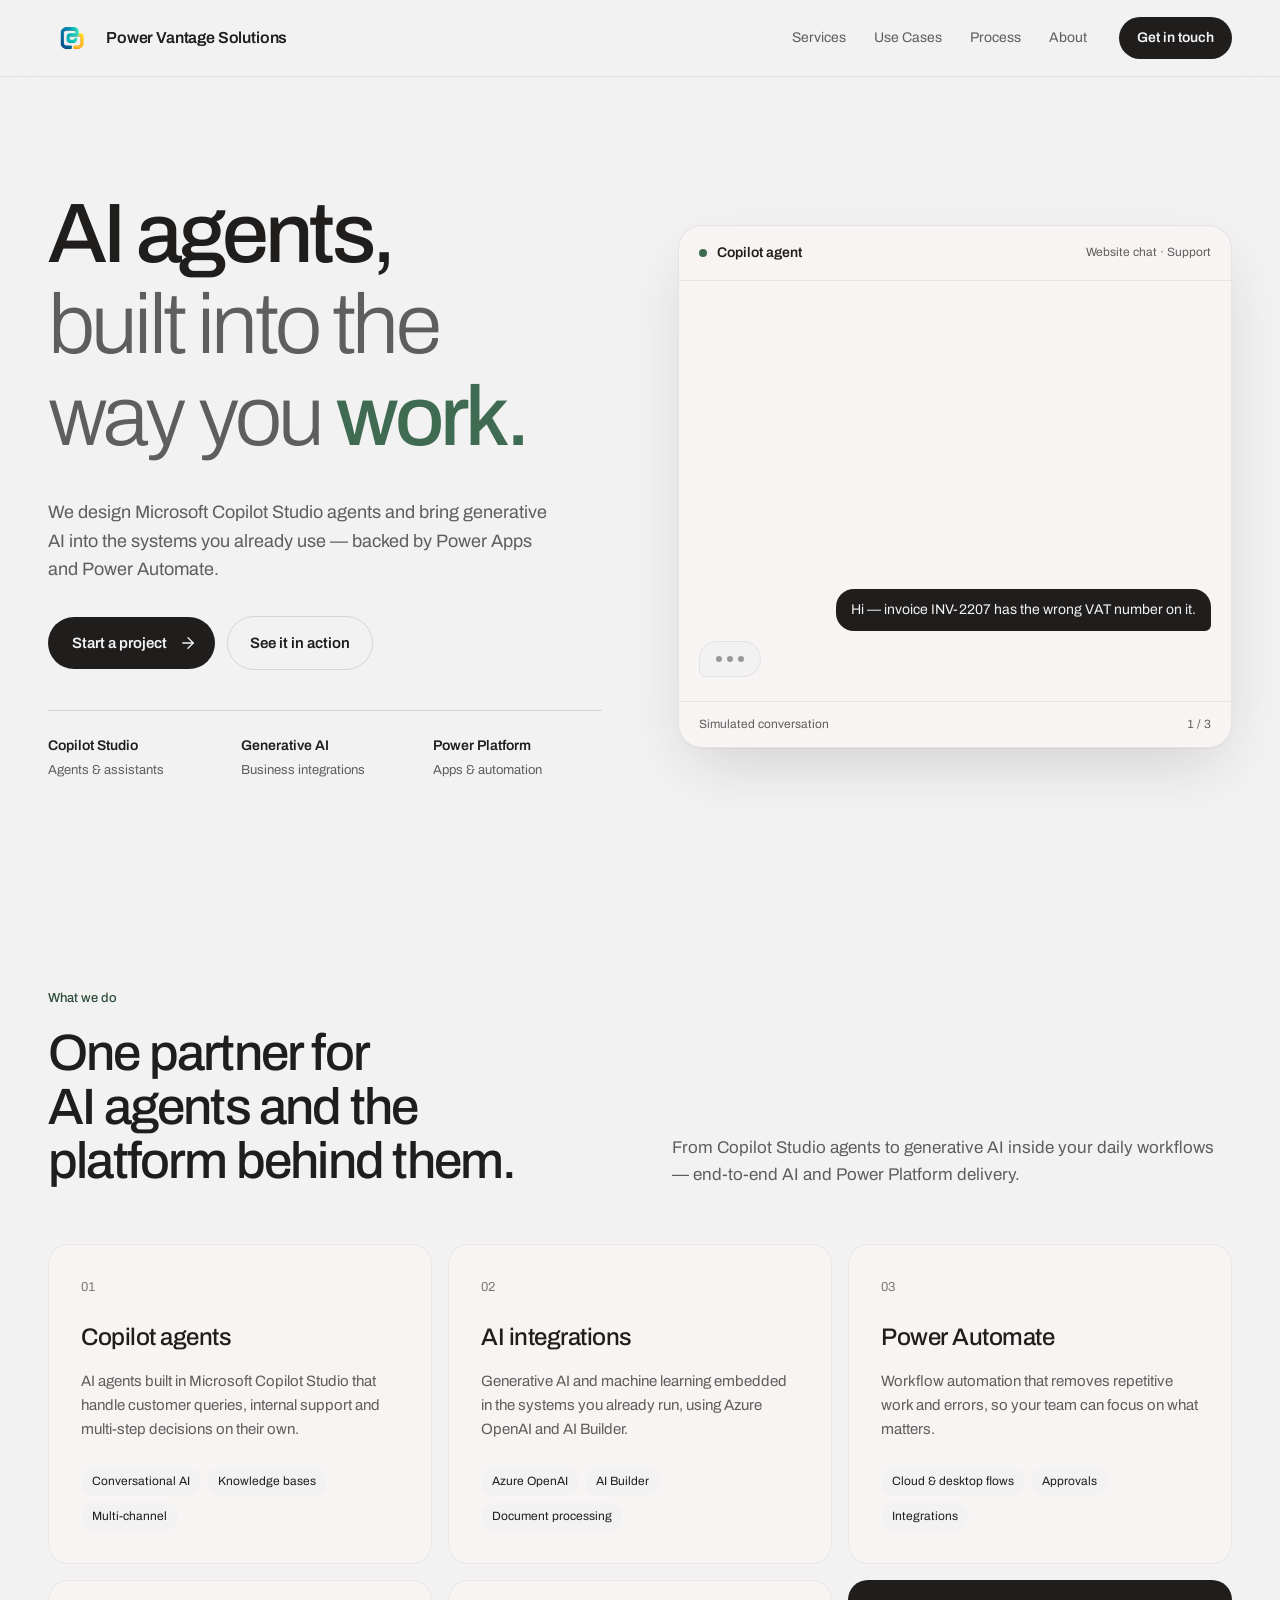
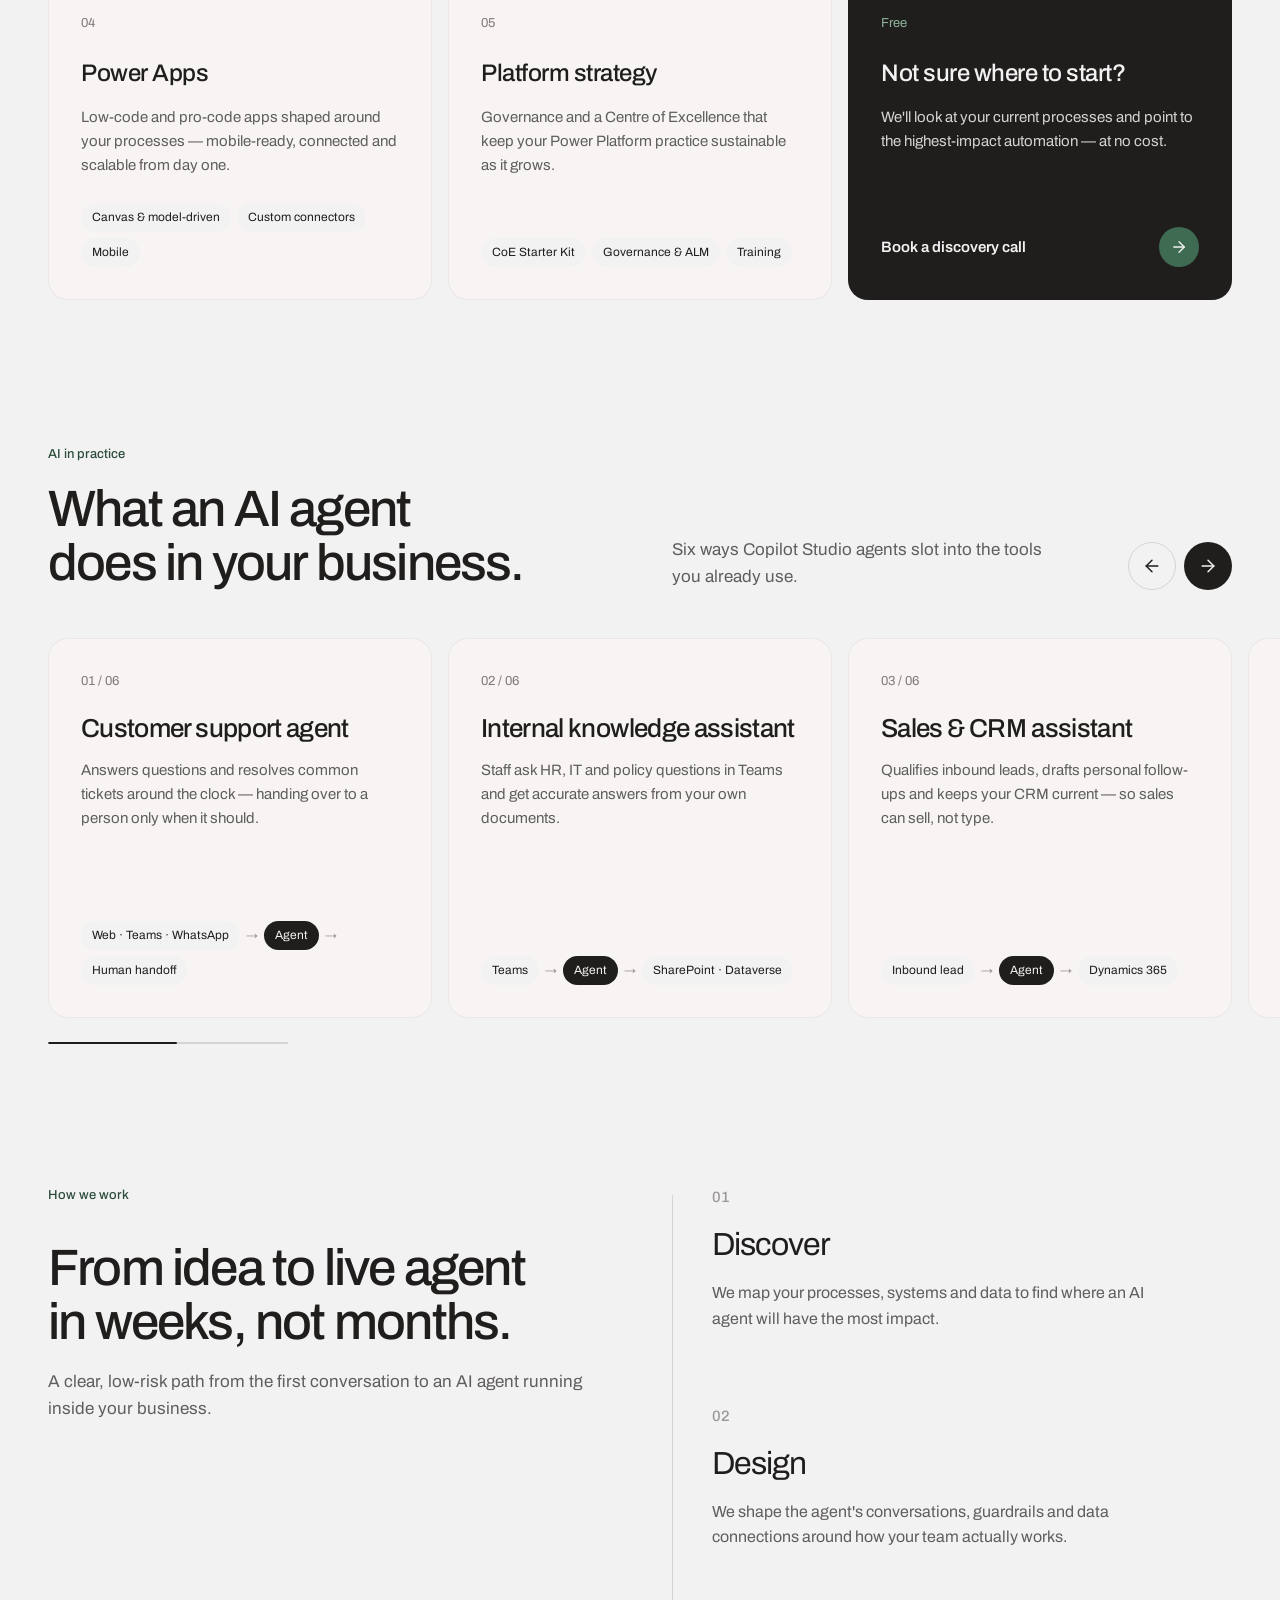
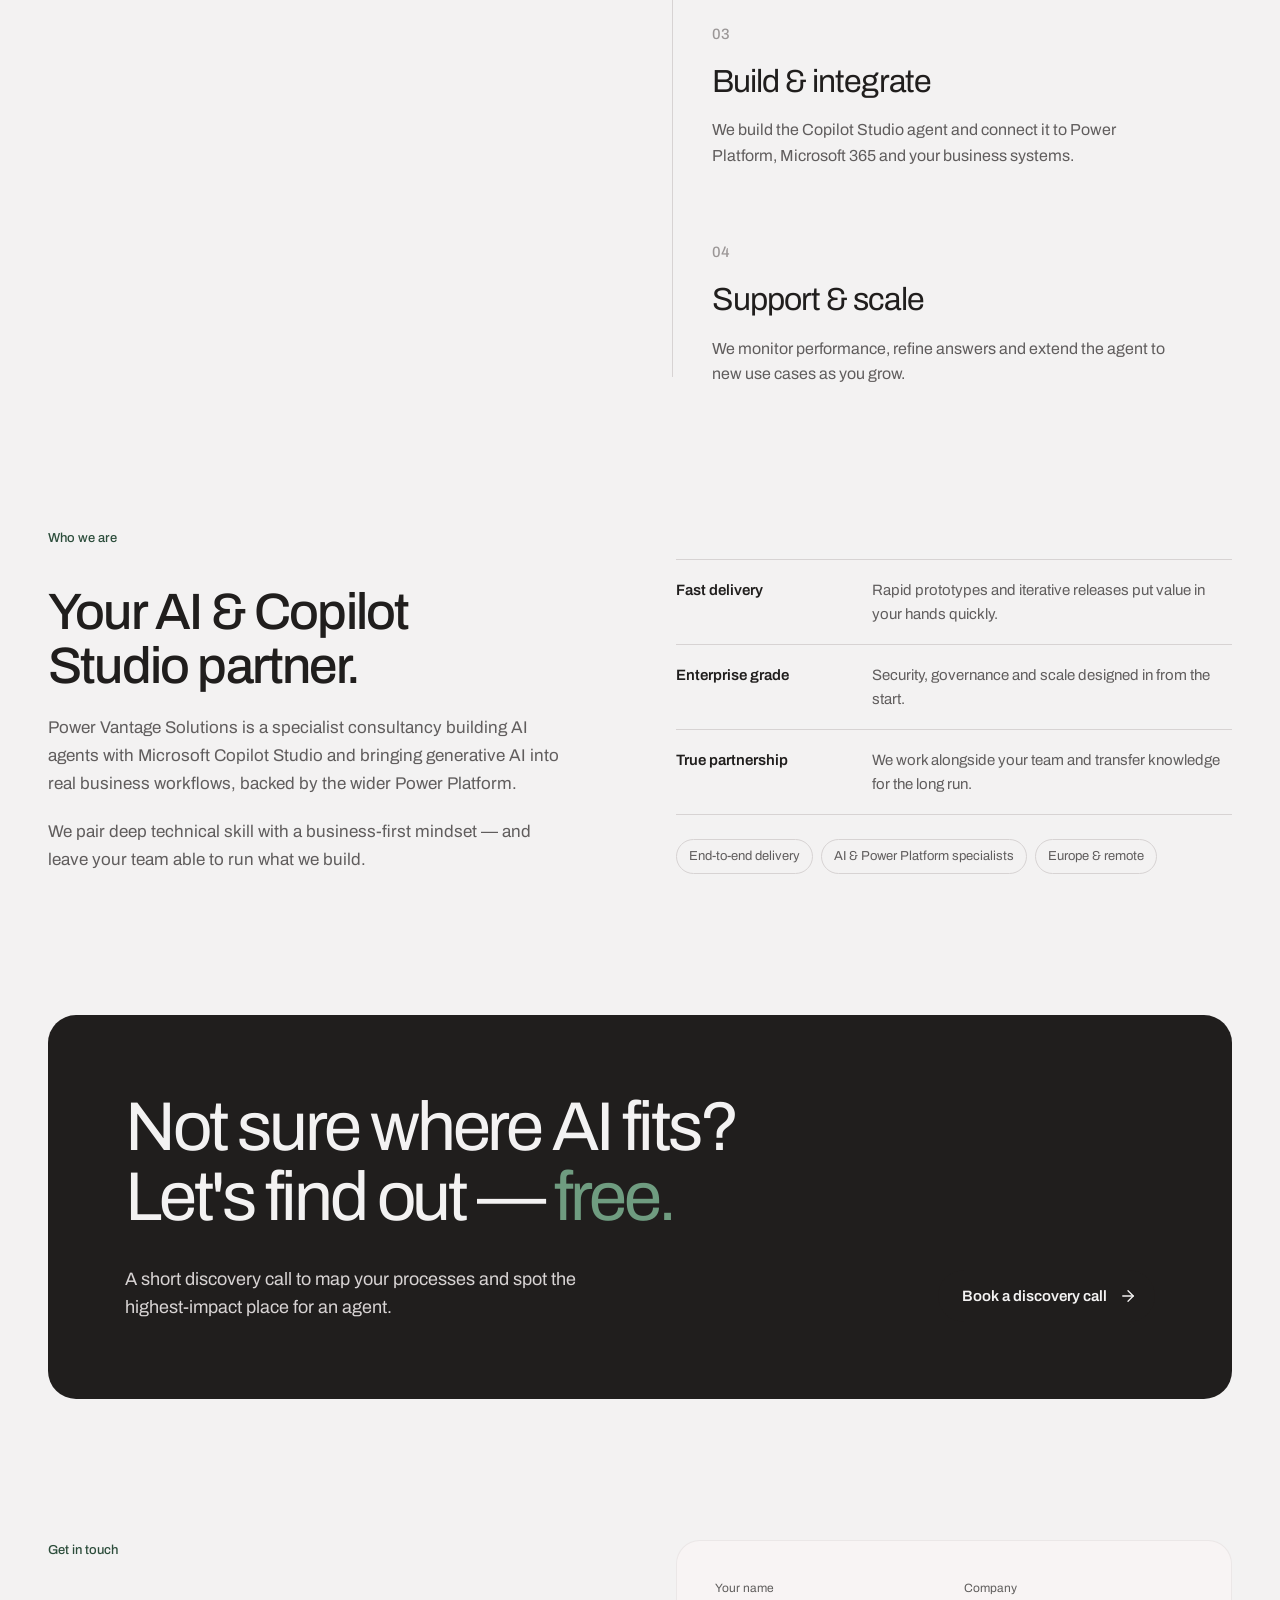
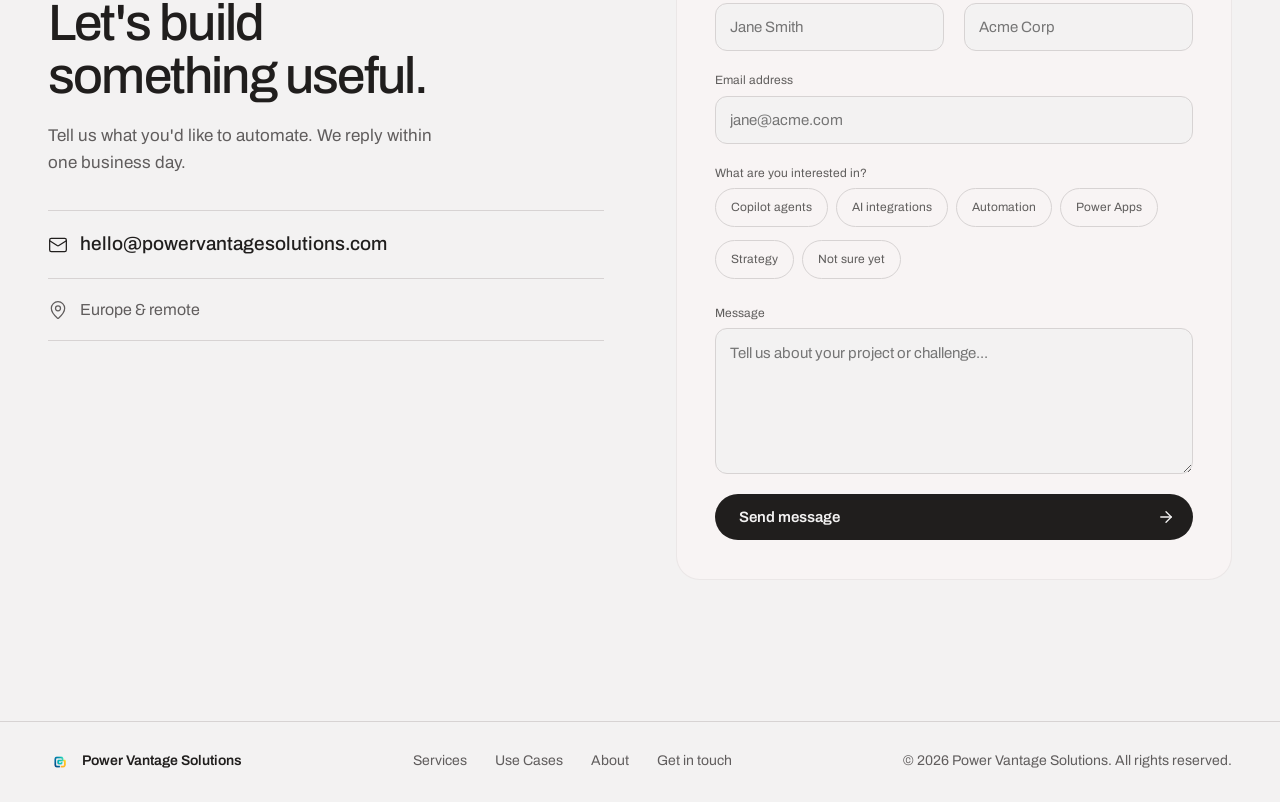
<file: index.html>
<!DOCTYPE html>
<html lang="en">
<head>
  <meta charset="UTF-8" />
  <meta name="viewport" content="width=device-width, initial-scale=1.0" />
  <title>Power Vantage Solutions — AI Agents &amp; Copilot Studio Consultancy</title>
  <meta name="description" content="Power Vantage Solutions builds AI agents with Microsoft Copilot Studio and integrates generative AI into real business workflows — backed by Power Apps and Power Automate delivery for businesses across Europe and remotely." />
  <link rel="canonical" href="https://powervantagesolutions.com/" />

  <link rel="icon" href="/favicon.ico" sizes="any" />
  <link rel="apple-touch-icon" href="/apple-touch-icon.png" />

  <meta property="og:type" content="website" />
  <meta property="og:site_name" content="Power Vantage Solutions" />
  <meta property="og:url" content="https://powervantagesolutions.com/" />
  <meta property="og:title" content="Power Vantage Solutions — AI Agents &amp; Copilot Studio Consultancy" />
  <meta property="og:description" content="We build Copilot Studio AI agents and integrate generative AI into your business — from customer support and internal knowledge assistants to document automation — powered by the Microsoft Power Platform." />
  <meta property="og:image" content="https://powervantagesolutions.com/og-image.png" />
  <meta property="og:image:width" content="512" />
  <meta property="og:image:height" content="512" />
  <meta property="og:locale" content="en_US" />

  <meta name="twitter:card" content="summary" />
  <meta name="twitter:title" content="Power Vantage Solutions — AI Agents &amp; Copilot Studio Consultancy" />
  <meta name="twitter:description" content="We build Copilot Studio AI agents and integrate generative AI into your business — from customer support and internal knowledge assistants to document automation — powered by the Microsoft Power Platform." />
  <meta name="twitter:image" content="https://powervantagesolutions.com/og-image.png" />

  <link rel="preconnect" href="https://fonts.googleapis.com" />
  <link rel="preconnect" href="https://fonts.gstatic.com" crossorigin />
  <link href="https://fonts.googleapis.com/css2?family=Archivo:wght@300;400;500;600;700;800&display=swap" rel="stylesheet" />
  <link rel="stylesheet" href="style.css?v=8" />

  <script type="application/ld+json">
  {
    "@context": "https://schema.org",
    "@type": "ProfessionalService",
    "name": "Power Vantage Solutions",
    "url": "https://powervantagesolutions.com/",
    "logo": "https://powervantagesolutions.com/logo.png",
    "image": "https://powervantagesolutions.com/logo.png",
    "description": "Power Vantage Solutions is a specialist consultancy building Copilot Studio AI agents and integrating generative AI into business workflows — from custom apps and automated processes to AI Builder document processing and Power Platform governance strategy.",
    "email": "hello@powervantagesolutions.com",
    "areaServed": ["Europe", "Remote"],
    "makesOffer": [
      { "@type": "Offer", "itemOffered": { "@type": "Service", "name": "Copilot Studio AI Agents" } },
      { "@type": "Offer", "itemOffered": { "@type": "Service", "name": "AI Integrations" } },
      { "@type": "Offer", "itemOffered": { "@type": "Service", "name": "Power Automate Workflow Automation" } },
      { "@type": "Offer", "itemOffered": { "@type": "Service", "name": "Power Apps Development" } },
      { "@type": "Offer", "itemOffered": { "@type": "Service", "name": "Power Platform Strategy & Governance" } }
    ]
  }
  </script>
</head>
<body>

  <!-- ================= HEADER / NAV ================= -->
  <header class="site-header" id="siteHeader">
    <nav class="nav">
      <a href="#top" class="nav-brand">
        <img src="logo.png" alt="" class="nav-logo-img" />
        <span>Power Vantage Solutions</span>
      </a>
      <div class="nav-links">
        <a href="#services">Services</a>
        <a href="#use-cases">Use Cases</a>
        <a href="#process">Process</a>
        <a href="#about">About</a>
      </div>
      <div class="nav-actions">
        <a href="#contact" class="btn-pill-dark">Get in touch</a>
        <button class="nav-toggle" aria-label="Toggle menu" onclick="toggleMenu()">
          <span></span><span></span><span></span>
        </button>
      </div>
    </nav>
    <div class="nav-mobile" id="navMobile">
      <a href="#services" onclick="closeMenu()">Services</a>
      <a href="#use-cases" onclick="closeMenu()">Use Cases</a>
      <a href="#process" onclick="closeMenu()">Process</a>
      <a href="#about" onclick="closeMenu()">About</a>
      <a href="#contact" onclick="closeMenu()">Get in touch</a>
    </div>
    <div class="nav-progress" id="navProgress"></div>
  </header>

  <main id="top">

    <!-- ================= HERO ================= -->
    <section class="hero">
      <div class="hero-grid">
        <div class="hero-copy">
          <h1 class="hero-title">
            <span class="line-mask"><span class="line" data-line="1">AI agents,</span></span>
            <span class="line-mask"><span class="line line--light" data-line="2">built into the</span></span>
            <span class="line-mask"><span class="line" data-line="3"><span class="line--light">way you </span><span class="accent">work.</span></span></span>
          </h1>
          <p class="hero-sub" data-fade="1">We design Microsoft Copilot Studio agents and bring generative AI into the systems you already use — backed by Power Apps and Power Automate.</p>
          <div class="hero-actions" data-fade="2">
            <a href="#contact" class="btn btn-primary"><span>Start a project</span>
              <svg width="18" height="18" viewBox="0 0 24 24" fill="none" stroke="currentColor" stroke-width="1.75" stroke-linecap="round" stroke-linejoin="round"><path d="M5 12h14"/><path d="m12 5 7 7-7 7"/></svg>
            </a>
            <a href="#use-cases" class="btn btn-outline">See it in action</a>
          </div>
          <div class="hero-stats" data-fade="3">
            <div class="hero-stat"><span class="stat-title">Copilot Studio</span><span class="stat-caption">Agents &amp; assistants</span></div>
            <div class="hero-stat"><span class="stat-title">Generative AI</span><span class="stat-caption">Business integrations</span></div>
            <div class="hero-stat"><span class="stat-title">Power Platform</span><span class="stat-caption">Apps &amp; automation</span></div>
          </div>
        </div>

        <div class="chat-card" data-fade="2" aria-hidden="true">
          <div class="chat-head">
            <span class="chat-dot" id="chatDot"></span>
            <span class="chat-title">Copilot agent</span>
            <span class="chat-channel" id="chatChannel"></span>
          </div>
          <div class="chat-body" id="chatBody"></div>
          <div class="chat-foot">
            <span>Simulated conversation</span>
            <span id="chatScenario">1 / 3</span>
          </div>
        </div>
      </div>
    </section>

    <!-- ================= SERVICES ================= -->
    <section class="section" id="services">
      <div class="section-head">
        <div data-reveal>
          <span class="tag">What we do</span>
          <h2 class="h-title">One partner for AI agents and the platform behind them.</h2>
        </div>
        <p class="section-sub" data-reveal="80">From Copilot Studio agents to generative AI inside your daily workflows — end-to-end AI and Power Platform delivery.</p>
      </div>

      <div class="services-grid">
        <article class="card" data-reveal>
          <span class="card-num">01</span>
          <h3>Copilot agents</h3>
          <p>AI agents built in Microsoft Copilot Studio that handle customer queries, internal support and multi-step decisions on their own.</p>
          <div class="chips">
            <span>Conversational AI</span>
            <span>Knowledge bases</span>
            <span>Multi-channel</span>
          </div>
        </article>
        <article class="card" data-reveal="70">
          <span class="card-num">02</span>
          <h3>AI integrations</h3>
          <p>Generative AI and machine learning embedded in the systems you already run, using Azure OpenAI and AI Builder.</p>
          <div class="chips">
            <span>Azure OpenAI</span>
            <span>AI Builder</span>
            <span>Document processing</span>
          </div>
        </article>
        <article class="card" data-reveal="140">
          <span class="card-num">03</span>
          <h3>Power Automate</h3>
          <p>Workflow automation that removes repetitive work and errors, so your team can focus on what matters.</p>
          <div class="chips">
            <span>Cloud &amp; desktop flows</span>
            <span>Approvals</span>
            <span>Integrations</span>
          </div>
        </article>
        <article class="card" data-reveal>
          <span class="card-num">04</span>
          <h3>Power Apps</h3>
          <p>Low-code and pro-code apps shaped around your processes — mobile-ready, connected and scalable from day one.</p>
          <div class="chips">
            <span>Canvas &amp; model-driven</span>
            <span>Custom connectors</span>
            <span>Mobile</span>
          </div>
        </article>
        <article class="card" data-reveal="70">
          <span class="card-num">05</span>
          <h3>Platform strategy</h3>
          <p>Governance and a Centre of Excellence that keep your Power Platform practice sustainable as it grows.</p>
          <div class="chips">
            <span>CoE Starter Kit</span>
            <span>Governance &amp; ALM</span>
            <span>Training</span>
          </div>
        </article>
        <a href="#contact" class="card card--dark" data-reveal="140">
          <span class="card-flag">Free</span>
          <h3>Not sure where to start?</h3>
          <p>We'll look at your current processes and point to the highest-impact automation — at no cost.</p>
          <span class="card-cta">
            <span>Book a discovery call</span>
            <span class="card-cta-icon">
              <svg width="18" height="18" viewBox="0 0 24 24" fill="none" stroke="currentColor" stroke-width="1.75" stroke-linecap="round" stroke-linejoin="round"><path d="M5 12h14"/><path d="m12 5 7 7-7 7"/></svg>
            </span>
          </span>
        </a>
      </div>
    </section>

    <!-- ================= USE CASES ================= -->
    <section class="section" id="use-cases">
      <div class="section-head section-head--split">
        <div data-reveal>
          <span class="tag">AI in practice</span>
          <h2 class="h-title">What an AI agent does in your business.</h2>
        </div>
        <div class="section-head-right" data-reveal="80">
          <p class="section-sub section-sub--sm">Six ways Copilot Studio agents slot into the tools you already use.</p>
          <div class="carousel-nav">
            <button class="round-btn" id="ucPrev" aria-label="Previous">
              <svg width="20" height="20" viewBox="0 0 24 24" fill="none" stroke="currentColor" stroke-width="1.75" stroke-linecap="round" stroke-linejoin="round"><path d="m12 19-7-7 7-7"/><path d="M19 12H5"/></svg>
            </button>
            <button class="round-btn round-btn--dark" id="ucNext" aria-label="Next">
              <svg width="20" height="20" viewBox="0 0 24 24" fill="none" stroke="currentColor" stroke-width="1.75" stroke-linecap="round" stroke-linejoin="round"><path d="M5 12h14"/><path d="m12 5 7 7-7 7"/></svg>
            </button>
          </div>
        </div>
      </div>

      <div class="carousel" id="ucCarousel" data-reveal>
        <div class="carousel-track" id="ucTrack">
          <article class="uc-card">
            <span class="card-num">01 / 06</span>
            <h3>Customer support agent</h3>
            <p>Answers questions and resolves common tickets around the clock — handing over to a person only when it should.</p>
            <div class="flow"><span>Web · Teams · WhatsApp</span><span class="flow-arrow">→</span><span class="flow-mid">Agent</span><span class="flow-arrow">→</span><span>Human handoff</span></div>
          </article>
          <article class="uc-card">
            <span class="card-num">02 / 06</span>
            <h3>Internal knowledge assistant</h3>
            <p>Staff ask HR, IT and policy questions in Teams and get accurate answers from your own documents.</p>
            <div class="flow"><span>Teams</span><span class="flow-arrow">→</span><span class="flow-mid">Agent</span><span class="flow-arrow">→</span><span>SharePoint · Dataverse</span></div>
          </article>
          <article class="uc-card">
            <span class="card-num">03 / 06</span>
            <h3>Sales &amp; CRM assistant</h3>
            <p>Qualifies inbound leads, drafts personal follow-ups and keeps your CRM current — so sales can sell, not type.</p>
            <div class="flow"><span>Inbound lead</span><span class="flow-arrow">→</span><span class="flow-mid">Agent</span><span class="flow-arrow">→</span><span>Dynamics 365</span></div>
          </article>
          <article class="uc-card">
            <span class="card-num">04 / 06</span>
            <h3>Document &amp; invoice processing</h3>
            <p>Reads invoices, contracts and forms, extracts what matters and routes it into finance or ERP automatically.</p>
            <div class="flow"><span>PDF · Email</span><span class="flow-arrow">→</span><span class="flow-mid">AI Builder</span><span class="flow-arrow">→</span><span>ERP</span></div>
          </article>
          <article class="uc-card">
            <span class="card-num">05 / 06</span>
            <h3>Meeting &amp; reporting insights</h3>
            <p>Summarises meetings and turns Power BI data into plain-language reports your team can act on — no analyst needed.</p>
            <div class="flow"><span>Meetings · Power BI</span><span class="flow-arrow">→</span><span class="flow-mid">Gen AI</span><span class="flow-arrow">→</span><span>Clear report</span></div>
          </article>
          <article class="uc-card">
            <span class="card-num">06 / 06</span>
            <h3>Employee onboarding agent</h3>
            <p>Guides new hires through setup and policy questions while Power Automate provisions accounts, access and equipment.</p>
            <div class="flow"><span>New hire</span><span class="flow-arrow">→</span><span class="flow-mid">Agent</span><span class="flow-arrow">→</span><span>Accounts · Access</span></div>
          </article>
        </div>
      </div>
      <div class="carousel-rail"><div class="carousel-thumb" id="ucThumb"></div></div>
    </section>

    <!-- ================= PROCESS ================= -->
    <section class="section" id="process">
      <div class="process-grid">
        <div class="process-intro">
          <span class="tag" data-reveal>How we work</span>
          <h2 class="h-title" data-reveal="60">From idea to live agent in weeks, not months.</h2>
          <p class="section-sub" data-reveal="120">A clear, low-risk path from the first conversation to an AI agent running inside your business.</p>
        </div>
        <ol class="process-steps" id="processSteps">
          <span class="process-line"></span>
          <span class="process-line-fill" id="processFill"></span>
          <li data-reveal>
            <span class="step-num" data-step="1">01</span>
            <h3>Discover</h3>
            <p>We map your processes, systems and data to find where an AI agent will have the most impact.</p>
          </li>
          <li data-reveal>
            <span class="step-num" data-step="2">02</span>
            <h3>Design</h3>
            <p>We shape the agent's conversations, guardrails and data connections around how your team actually works.</p>
          </li>
          <li data-reveal>
            <span class="step-num" data-step="3">03</span>
            <h3>Build &amp; integrate</h3>
            <p>We build the Copilot Studio agent and connect it to Power Platform, Microsoft 365 and your business systems.</p>
          </li>
          <li data-reveal>
            <span class="step-num" data-step="4">04</span>
            <h3>Support &amp; scale</h3>
            <p>We monitor performance, refine answers and extend the agent to new use cases as you grow.</p>
          </li>
        </ol>
      </div>
    </section>

    <!-- ================= ABOUT ================= -->
    <section class="section" id="about">
      <div class="about-grid">
        <div class="about-intro">
          <span class="tag" data-reveal>Who we are</span>
          <h2 class="h-title" data-reveal="60">Your AI &amp; Copilot Studio partner.</h2>
          <p class="section-sub" data-reveal="120">Power Vantage Solutions is a specialist consultancy building AI agents with Microsoft Copilot Studio and bringing generative AI into real business workflows, backed by the wider Power Platform.</p>
          <p class="section-sub" data-reveal="160">We pair deep technical skill with a business-first mindset — and leave your team able to run what we build.</p>
        </div>
        <div class="about-side">
          <div class="about-pillars" data-reveal="100">
            <div class="about-pillar"><strong>Fast delivery</strong><span>Rapid prototypes and iterative releases put value in your hands quickly.</span></div>
            <div class="about-pillar"><strong>Enterprise grade</strong><span>Security, governance and scale designed in from the start.</span></div>
            <div class="about-pillar"><strong>True partnership</strong><span>We work alongside your team and transfer knowledge for the long run.</span></div>
          </div>
          <div class="about-chips" data-reveal="240">
            <span>End-to-end delivery</span>
            <span>AI &amp; Power Platform specialists</span>
            <span>Europe &amp; remote</span>
          </div>
        </div>
      </div>
    </section>

    <!-- ================= CTA BANNER ================= -->
    <section class="section">
      <div class="cta-banner" data-reveal>
        <h2><span>Not sure where AI fits? Let's find out — </span><span class="accent">free.</span></h2>
        <div class="cta-banner-row">
          <p>A short discovery call to map your processes and spot the highest-impact place for an agent.</p>
          <a href="#contact" class="btn btn-primary">
            <span>Book a discovery call</span>
            <svg width="18" height="18" viewBox="0 0 24 24" fill="none" stroke="currentColor" stroke-width="1.75" stroke-linecap="round" stroke-linejoin="round"><path d="M5 12h14"/><path d="m12 5 7 7-7 7"/></svg>
          </a>
        </div>
      </div>
    </section>

    <!-- ================= CONTACT ================= -->
    <section class="section" id="contact">
      <div class="contact-grid">
        <div class="contact-info">
          <span class="tag" data-reveal>Get in touch</span>
          <h2 class="h-title" data-reveal="60">Let's build something useful.</h2>
          <p class="section-sub" data-reveal="120">Tell us what you'd like to automate. We reply within one business day.</p>
          <div class="contact-rows" data-reveal="160">
            <a href="mailto:hello@powervantagesolutions.com" class="contact-row">
              <svg width="20" height="20" viewBox="0 0 24 24" fill="none" stroke="currentColor" stroke-width="1.5" stroke-linecap="round" stroke-linejoin="round"><rect width="20" height="16" x="2" y="4" rx="2"/><path d="m22 7-8.97 5.7a1.94 1.94 0 0 1-2.06 0L2 7"/></svg>
              <span>hello@powervantagesolutions.com</span>
            </a>
            <div class="contact-row contact-row--static">
              <svg width="20" height="20" viewBox="0 0 24 24" fill="none" stroke="currentColor" stroke-width="1.5" stroke-linecap="round" stroke-linejoin="round"><path d="M20 10c0 5-5.5 10.2-7.4 11.8a1 1 0 0 1-1.2 0C9.5 20.2 4 15 4 10a8 8 0 0 1 16 0"/><circle cx="12" cy="10" r="3"/></svg>
              <span>Europe &amp; remote</span>
            </div>
          </div>
        </div>

        <div class="contact-card" data-reveal="100">
          <form class="contact-form" id="contactForm" onsubmit="return handleSubmit(event)" novalidate>
            <div class="form-row">
              <div class="field">
                <label for="pv-name">Your name</label>
                <input id="pv-name" name="name" class="input" type="text" autocomplete="name" placeholder="Jane Smith" required />
                <span class="field-err" id="errName"></span>
              </div>
              <div class="field">
                <label for="pv-company">Company</label>
                <input id="pv-company" name="company" class="input" type="text" autocomplete="organization" placeholder="Acme Corp" />
              </div>
            </div>
            <div class="field">
              <label for="pv-email">Email address</label>
              <input id="pv-email" name="email" class="input" type="email" autocomplete="email" placeholder="jane@acme.com" required />
              <span class="field-err" id="errEmail"></span>
            </div>
            <div class="field">
              <label>What are you interested in?</label>
              <div class="seg-group" id="serviceGroup">
                <label class="seg-opt"><input type="radio" name="service" value="Copilot agents"><span>Copilot agents</span></label>
                <label class="seg-opt"><input type="radio" name="service" value="AI integrations"><span>AI integrations</span></label>
                <label class="seg-opt"><input type="radio" name="service" value="Automation"><span>Automation</span></label>
                <label class="seg-opt"><input type="radio" name="service" value="Power Apps"><span>Power Apps</span></label>
                <label class="seg-opt"><input type="radio" name="service" value="Strategy"><span>Strategy</span></label>
                <label class="seg-opt"><input type="radio" name="service" value="Not sure yet"><span>Not sure yet</span></label>
              </div>
            </div>
            <div class="field">
              <label for="pv-msg">Message</label>
              <textarea id="pv-msg" name="message" class="input" rows="5" placeholder="Tell us about your project or challenge..." required></textarea>
              <span class="field-err" id="errMessage"></span>
            </div>
            <button type="submit" class="btn btn-primary btn-full">
              <span class="btn-text">Send message</span>
              <svg width="18" height="18" viewBox="0 0 24 24" fill="none" stroke="currentColor" stroke-width="1.75" stroke-linecap="round" stroke-linejoin="round"><path d="M5 12h14"/><path d="m12 5 7 7-7 7"/></svg>
            </button>
          </form>

          <div class="contact-success" id="contactSuccess" hidden>
            <span class="success-icon">
              <svg width="24" height="24" viewBox="0 0 24 24" fill="none" stroke="currentColor" stroke-width="2" stroke-linecap="round" stroke-linejoin="round"><path d="M20 6 9 17l-5-5"/></svg>
            </span>
            <h3><span>Thanks,</span> <span id="successName"></span></h3>
            <p>We've got your message and will reply within one business day.</p>
            <button type="button" class="btn btn-outline" id="contactReset">Send another message</button>
          </div>
        </div>
      </div>
    </section>

  </main>

  <!-- ================= FOOTER ================= -->
  <footer class="footer">
    <div class="footer-inner">
      <div class="footer-brand">
        <img src="logo.png" alt="Power Vantage Solutions logo" />
        <span>Power Vantage Solutions</span>
      </div>
      <a href="#services">Services</a>
      <a href="#use-cases">Use Cases</a>
      <a href="#about">About</a>
      <a href="#contact">Get in touch</a>
      <span class="footer-copy">© 2026 Power Vantage Solutions. All rights reserved.</span>
    </div>
  </footer>

  <script src="translations.js?v=8"></script>
  <script src="script.js?v=8"></script>
</body>
</html>
</file>
<file: style.css>
/* ============================================================
   Power Vantage Solutions — Modernist redesign
   Archivo · editorial grid · sage accent · subtle motion
   ============================================================ */

:root {
  --bg: #f3f2f2;
  --surface: #eae9e9;
  --text: #201e1d;

  --neutral-100: #f8f4f4;
  --neutral-200: #eae7e7;
  --neutral-300: #d7d3d3;
  --neutral-400: #bab6b6;
  --neutral-500: #9b9797;
  --neutral-600: #7d7979;
  --neutral-700: #605d5d;
  --neutral-800: #444141;
  --neutral-900: #2d2b2b;

  /* accent — sage */
  --accent: #3f6b52;
  --accent-100: #eef4f0;
  --accent-400: #8fb39c;
  --accent-500: #6f9c80;
  --accent-600: #355c46;
  --accent-700: #2c4d3b;
  --accent-800: #1f3a2b;

  --font: 'Archivo', system-ui, sans-serif;
  --maxw: 1280px;
  --pad: clamp(20px, 4vw, 48px);
  --ease: cubic-bezier(.2,.8,.2,1);
}

* { box-sizing: border-box; }
html { scroll-behavior: smooth; scroll-padding-top: 84px; }
html, body { margin: 0; padding: 0; }
@media (prefers-reduced-motion: reduce) { html { scroll-behavior: auto; } }

body {
  background: var(--bg);
  color: var(--text);
  font-family: var(--font);
  font-size: 15px;
  line-height: 1.6;
  -webkit-font-smoothing: antialiased;
  text-rendering: optimizeLegibility;
  overflow-x: hidden;
}

a { color: var(--accent-700); text-decoration: none; }
a:hover { color: var(--accent-600); }
img { max-width: 100%; display: block; }
input, select, textarea, button { font-family: inherit; }

h1, h2, h3 { margin: 0; letter-spacing: -0.02em; font-weight: 500; }

.tag { display: inline-block; font-size: 13px; font-weight: 500; color: var(--accent-700); margin-bottom: 18px; }
.h-title { font-size: clamp(32px, 4vw, 52px); line-height: 1.05; letter-spacing: -0.035em; font-weight: 500; text-wrap: balance; margin: 0; }
.section-sub { font-size: 17px; line-height: 1.6; color: var(--neutral-700); margin: 0; }
.section-sub--sm { max-width: 380px; }
.accent { color: var(--accent); }

.section { max-width: var(--maxw); margin: 0 auto; padding: clamp(88px, 11vw, 152px) var(--pad) 0; }

/* ============================================================
   BUTTONS
   ============================================================ */
.btn {
  display: inline-flex; align-items: center; gap: 12px;
  font-family: var(--font); font-weight: 600; font-size: 15px;
  border-radius: 999px; padding: 14px 18px 14px 24px;
  cursor: pointer; border: none; text-decoration: none;
  transition: transform 120ms ease-out, background 180ms, border-color 180ms;
}
.btn:active { transform: scale(0.97); }
.btn svg { flex: none; }
.btn-primary { background: var(--text); color: var(--bg); }
.btn-primary:hover { background: var(--neutral-800); color: var(--bg); }
.btn-outline {
  background: transparent; color: var(--text); padding: 14px 22px;
  border: 1px solid var(--neutral-300);
}
.btn-outline:hover { background: var(--neutral-100); border-color: var(--neutral-400); color: var(--text); }
.btn-full { width: 100%; justify-content: space-between; }
.btn-full:disabled { opacity: 0.6; cursor: not-allowed; }

.btn-pill-dark {
  font-size: 14px; font-weight: 600; color: var(--bg); background: var(--text);
  border-radius: 999px; padding: 10px 18px;
  transition: transform 120ms ease-out, background 180ms;
}
.btn-pill-dark:hover { background: var(--neutral-800); color: var(--bg); }
.btn-pill-dark:active { transform: scale(0.97); }

/* ============================================================
   HEADER / NAV
   ============================================================ */
.site-header {
  position: sticky; top: 0; z-index: 50;
  background: color-mix(in srgb, var(--bg) 72%, transparent);
  backdrop-filter: blur(24px) saturate(180%);
  -webkit-backdrop-filter: blur(24px) saturate(180%);
  border-bottom: 1px solid color-mix(in srgb, var(--text) 8%, transparent);
}
.nav {
  max-width: var(--maxw); margin: 0 auto; padding: 14px var(--pad);
  display: flex; align-items: center; gap: 32px; flex-wrap: wrap;
}
.nav-brand {
  display: flex; align-items: center; gap: 10px; margin-right: auto;
  color: var(--text); font-weight: 600; font-size: 16px; letter-spacing: -0.01em;
}
.nav-logo-img { width: 48px; height: 48px; object-fit: contain; flex: none; }
.nav-links { display: flex; gap: 28px; font-size: 14px; }
.nav-links a { color: var(--neutral-700); transition: color 180ms; }
.nav-links a:hover { color: var(--text); }
.nav-actions { display: flex; align-items: center; gap: 14px; }

.nav-toggle {
  display: none; flex-direction: column; justify-content: center; gap: 4px;
  width: 36px; height: 36px; background: none; border: none; cursor: pointer; padding: 0;
}
.nav-toggle span { display: block; width: 20px; height: 2px; background: var(--text); margin: 0 auto; transition: transform 200ms, opacity 200ms; }

.nav-progress {
  position: absolute; left: 0; right: 0; bottom: -1px; height: 2px;
  background: var(--accent); transform: scaleX(0); transform-origin: left;
}

.nav-mobile {
  display: none; flex-direction: column; padding: 8px var(--pad) 20px;
  border-top: 1px solid color-mix(in srgb, var(--text) 8%, transparent);
}
.nav-mobile a { padding: 12px 0; font-size: 15px; color: var(--text); border-bottom: 1px solid color-mix(in srgb, var(--text) 7%, transparent); }
.nav-mobile.open { display: flex; }

@media (max-width: 760px) {
  .nav-links { display: none; }
  .nav-toggle { display: flex; }
}

/* ============================================================
   HERO
   ============================================================ */
.hero {
  max-width: var(--maxw); margin: 0 auto;
  padding: clamp(56px, 9vw, 120px) var(--pad) 64px;
}
.hero-grid {
  display: grid; grid-template-columns: repeat(auto-fit, minmax(min(100%, 520px), 1fr));
  gap: clamp(48px, 6vw, 88px); align-items: center;
}
.hero-copy { display: flex; flex-direction: column; gap: 32px; min-width: 0; }

.hero-title { font-size: clamp(46px, 6.6vw, 96px); line-height: 1; letter-spacing: -0.045em; }
.line-mask { display: block; overflow: hidden; padding-bottom: 0.08em; }
.line { display: block; }
.line--light { font-weight: 300; color: var(--neutral-700); }
body.animated .line { opacity: 0; transform: translateY(105%); animation: lineIn .7s var(--ease) both; }
body.animated .line[data-line="1"] { animation-delay: .08s; }
body.animated .line[data-line="2"] { animation-delay: .18s; }
body.animated .line[data-line="3"] { animation-delay: .28s; }
@keyframes lineIn { to { opacity: 1; transform: none; } }

.hero-sub { font-size: 18px; line-height: 1.6; max-width: 500px; margin: 0; color: var(--neutral-700); }
.hero-actions { display: flex; gap: 12px; flex-wrap: wrap; align-items: center; }
.hero-stats {
  display: grid; grid-template-columns: repeat(3, minmax(0, 1fr)); gap: 24px;
  padding-top: 24px; margin-top: 8px; border-top: 1px solid var(--neutral-300);
}
.hero-stat { display: flex; flex-direction: column; gap: 2px; }
.stat-title { font-weight: 600; font-size: 14px; }
.stat-caption { font-size: 13px; color: var(--neutral-700); }

body.animated [data-fade] {
  opacity: 0; transform: translateY(14px); filter: blur(4px);
  animation: heroFade .7s var(--ease) both;
}
body.animated [data-fade="1"] { animation-delay: .34s; }
body.animated [data-fade="2"] { animation-delay: .44s; }
body.animated [data-fade="3"] { animation-delay: .54s; }
@keyframes heroFade { from { opacity: 0; transform: translateY(14px); filter: blur(4px); } to { opacity: 1; transform: none; filter: blur(0); } }

/* ---- chat simulation card ---- */
.chat-card {
  border-radius: 24px; background: var(--neutral-100);
  border: 1px solid color-mix(in srgb, var(--text) 8%, transparent);
  display: flex; flex-direction: column; min-width: 0; overflow: hidden;
  box-shadow: 0 1px 1px color-mix(in srgb, var(--text) 4%, transparent),
              0 24px 64px -16px color-mix(in srgb, var(--text) 18%, transparent);
}
.chat-head {
  display: flex; align-items: center; gap: 10px; padding: 16px 20px;
  border-bottom: 1px solid color-mix(in srgb, var(--text) 8%, transparent);
}
.chat-dot { width: 8px; height: 8px; border-radius: 50%; background: var(--accent); flex: none; animation: dotPulse 2s ease-in-out infinite; }
@keyframes dotPulse { 0%, 100% { opacity: 1; } 50% { opacity: .3; } }
.chat-title { font-weight: 600; font-size: 14px; }
.chat-channel { margin-left: auto; font-size: 12px; color: var(--neutral-700); text-align: right; }
.chat-body {
  min-height: 420px; padding: 24px 20px; display: flex; flex-direction: column;
  justify-content: flex-end; gap: 10px; overflow: hidden;
}
.chat-msg { display: flex; flex-direction: column; animation: msgIn .4s var(--ease) both; }
@keyframes msgIn { from { opacity: 0; transform: translateY(14px) scale(.97); } to { opacity: 1; transform: none; } }
.bubble-user, .bubble-agent, .bubble-action { font-size: 14px; line-height: 1.45; }
.bubble-user {
  align-self: flex-end; max-width: 80%; background: var(--text); color: var(--bg);
  padding: 11px 15px; border-radius: 18px 18px 6px 18px;
}
.bubble-agent {
  align-self: flex-start; max-width: 80%; background: var(--bg);
  border: 1px solid color-mix(in srgb, var(--text) 7%, transparent);
  padding: 11px 15px; border-radius: 18px 18px 18px 6px;
}
.bubble-action {
  align-self: flex-start; display: flex; align-items: center; gap: 8px;
  background: var(--accent-100); color: var(--accent-800);
  padding: 7px 13px; border-radius: 999px; font-size: 12px; font-weight: 500;
}
.bubble-action svg { flex: none; }
.typing-indicator {
  align-self: flex-start; display: flex; gap: 5px; background: var(--bg);
  border: 1px solid color-mix(in srgb, var(--text) 7%, transparent);
  padding: 14px 16px; border-radius: 18px 18px 18px 6px; animation: msgIn .25s ease-out both;
}
.typing-indicator span { width: 6px; height: 6px; border-radius: 50%; background: var(--neutral-500); animation: typingBounce 1s ease-in-out infinite; }
.typing-indicator span:nth-child(2) { animation-delay: .15s; }
.typing-indicator span:nth-child(3) { animation-delay: .3s; }
@keyframes typingBounce { 0%, 100% { transform: none; opacity: .5; } 50% { transform: translateY(-3px); opacity: 1; } }
.chat-foot {
  display: flex; align-items: center; justify-content: space-between; gap: 12px;
  padding: 13px 20px; border-top: 1px solid color-mix(in srgb, var(--text) 8%, transparent);
  font-size: 12px; color: var(--neutral-700);
}
#chatScenario { font-variant-numeric: tabular-nums; }

/* ============================================================
   SECTION HEADS
   ============================================================ */
.section-head {
  display: grid; grid-template-columns: repeat(auto-fit, minmax(min(100%, 400px), 1fr));
  gap: 20px 64px; margin-bottom: 56px; align-items: end;
}
.section-head--split { margin-bottom: 48px; }
.section-head-right { display: flex; align-items: flex-end; justify-content: space-between; gap: 24px; flex-wrap: wrap; }
.carousel-nav { display: flex; gap: 8px; }
.round-btn {
  width: 48px; height: 48px; border-radius: 50%; display: flex; align-items: center; justify-content: center;
  background: transparent; border: 1px solid var(--neutral-300); color: var(--text); cursor: pointer;
  transition: transform 120ms ease-out, background 180ms;
}
.round-btn:hover { background: var(--neutral-100); }
.round-btn:active { transform: scale(0.92); }
.round-btn--dark { background: var(--text); color: var(--bg); border: none; }
.round-btn--dark:hover { background: var(--neutral-800); color: var(--bg); }

/* ============================================================
   REVEAL ANIMATION (shared)
   ============================================================ */
body.animated [data-reveal] { opacity: 0; transform: translateY(24px); transition: opacity .7s var(--ease), transform .7s var(--ease); }
body.animated [data-reveal].is-visible { opacity: 1; transform: none; }
body.animated [data-reveal="70"].is-visible { transition-delay: .07s; }
body.animated [data-reveal="80"].is-visible { transition-delay: .08s; }
body.animated [data-reveal="100"].is-visible { transition-delay: .1s; }
body.animated [data-reveal="120"].is-visible { transition-delay: .12s; }
body.animated [data-reveal="140"].is-visible { transition-delay: .14s; }
body.animated [data-reveal="160"].is-visible { transition-delay: .16s; }
body.animated [data-reveal="240"].is-visible { transition-delay: .24s; }

/* ============================================================
   SERVICES
   ============================================================ */
.services-grid { display: grid; grid-template-columns: repeat(auto-fit, minmax(min(100%, 340px), 1fr)); gap: 16px; }
.card {
  background: var(--neutral-100); border: 1px solid color-mix(in srgb, var(--text) 6%, transparent);
  border-radius: 20px; padding: 32px; display: flex; flex-direction: column; gap: 12px; min-height: 320px;
  transition: transform 300ms var(--ease), box-shadow 300ms;
}
.card:hover { transform: translateY(-3px); box-shadow: 0 18px 40px -18px color-mix(in srgb, var(--text) 25%, transparent); }
.card-num { font-size: 13px; color: var(--neutral-600); font-variant-numeric: tabular-nums; }
.card h3 { font-size: 24px; letter-spacing: -0.02em; margin: 8px 0 0; font-weight: 500; }
.card p { margin: 0; font-size: 15px; line-height: 1.6; color: var(--neutral-700); flex: 1; }
.chips { display: flex; flex-wrap: wrap; gap: 6px; padding-top: 8px; }
.chips span { font-size: 12px; padding: 5px 11px; border-radius: 999px; background: var(--bg); }

.card--dark {
  background: var(--text); color: var(--bg); text-decoration: none;
  transition: transform 300ms var(--ease), box-shadow 300ms;
}
.card--dark:hover { transform: translateY(-3px); box-shadow: 0 18px 40px -18px color-mix(in srgb, var(--text) 45%, transparent); }
.card--dark:active { transform: scale(0.985); }
.card--dark h3 { color: var(--bg); }
.card--dark p { color: var(--neutral-300); }
.card-flag { font-size: 13px; color: var(--accent-400); }
.card-cta { display: flex; align-items: center; justify-content: space-between; font-weight: 600; font-size: 15px; color: var(--bg); }
.card-cta-icon {
  width: 40px; height: 40px; border-radius: 50%; background: var(--accent);
  display: flex; align-items: center; justify-content: center; color: var(--bg);
}

/* ============================================================
   USE CASES / CAROUSEL
   ============================================================ */
.carousel {
  /* full-bleed to the page gutter so cards swipe edge-to-edge on mobile */
  margin: -24px calc(-1 * var(--pad)); padding: 24px var(--pad);
  overflow-x: auto; overflow-y: hidden;
  overscroll-behavior-x: contain; -webkit-overflow-scrolling: touch;
  touch-action: pan-x pan-y;
  scroll-snap-type: x mandatory; scroll-padding-inline: var(--pad);
  scrollbar-width: none; -ms-overflow-style: none;
}
.carousel::-webkit-scrollbar { display: none; }
.carousel-track { display: flex; gap: 16px; width: max-content; }
.uc-card {
  flex: none; width: min(clamp(290px, 30vw, 390px), calc(100vw - 2 * var(--pad) - 24px)); min-height: 380px;
  scroll-snap-align: start;
  background: var(--neutral-100); border: 1px solid color-mix(in srgb, var(--text) 6%, transparent);
  border-radius: 20px; padding: 32px; display: flex; flex-direction: column; gap: 14px;
}
.uc-card h3 { font-size: 26px; line-height: 1.15; letter-spacing: -0.025em; margin: 8px 0 0; font-weight: 500; }
.uc-card p { margin: 0; font-size: 15px; line-height: 1.6; color: var(--neutral-700); flex: 1; }
.flow { display: flex; flex-wrap: wrap; align-items: center; gap: 6px; font-size: 12px; }
.flow span { padding: 5px 11px; border-radius: 999px; background: var(--bg); }
.flow-arrow { background: none !important; padding: 0 !important; color: var(--neutral-500); }
.flow-mid { background: var(--text) !important; color: var(--bg); }
.carousel-rail {
  position: relative; height: 2px; border-radius: 2px; background: var(--neutral-300);
  margin-top: 24px; overflow: hidden; max-width: 240px;
}
.carousel-thumb { position: absolute; left: 0; top: 0; bottom: 0; width: 30%; border-radius: 2px; background: var(--text); }

/* ============================================================
   PROCESS
   ============================================================ */
.process-grid {
  display: grid; grid-template-columns: repeat(auto-fit, minmax(min(100%, 400px), 1fr)); gap: 48px 64px;
}
.process-intro { align-self: start; position: sticky; top: 120px; display: flex; flex-direction: column; gap: 18px; }
.process-steps { list-style: none; margin: 0; padding: 0 0 0 40px; position: relative; display: flex; flex-direction: column; }
.process-line { position: absolute; left: 0; top: 10px; bottom: 10px; width: 1px; background: var(--neutral-300); }
.process-line-fill {
  position: absolute; left: -0.5px; top: 10px; bottom: 10px; width: 2px; border-radius: 2px;
  background: var(--accent); transform: scaleY(0); transform-origin: top;
}
.process-steps li { display: flex; flex-direction: column; gap: 10px; padding: 0 0 72px; }
.process-steps li:last-child { padding-bottom: 0; }
.step-num { font-size: 15px; font-weight: 500; font-variant-numeric: tabular-nums; color: var(--neutral-500); transition: color 300ms; }
.step-num.is-active { color: var(--accent-700); }
.process-steps h3 { font-size: 32px; letter-spacing: -0.03em; font-weight: 400; }
.process-steps p { margin: 0; font-size: 16px; line-height: 1.6; color: var(--neutral-700); max-width: 460px; }

@media (max-width: 900px) {
  .process-intro { position: static; top: auto; }
}

/* ============================================================
   ABOUT
   ============================================================ */
.about-grid { display: grid; grid-template-columns: repeat(auto-fit, minmax(min(100%, 400px), 1fr)); gap: 48px 72px; align-items: end; }
.about-intro { display: flex; flex-direction: column; gap: 20px; }
.about-intro .section-sub { max-width: 520px; line-height: 1.65; text-wrap: pretty; }
.about-side { display: flex; flex-direction: column; gap: 24px; }
.about-pillars { display: flex; flex-direction: column; border-top: 1px solid var(--neutral-300); }
.about-pillar {
  display: grid; grid-template-columns: minmax(120px, 180px) minmax(0, 1fr); gap: 16px;
  padding: 18px 0; border-bottom: 1px solid var(--neutral-300);
}
.about-pillar strong { font-weight: 600; font-size: 15px; }
.about-pillar span { font-size: 15px; color: var(--neutral-700); }
.about-chips { display: flex; flex-wrap: wrap; gap: 8px; font-size: 13px; color: var(--neutral-700); }
.about-chips span { padding: 6px 12px; border-radius: 999px; border: 1px solid var(--neutral-300); }

/* ============================================================
   CTA BANNER
   ============================================================ */
.cta-banner {
  background: var(--text); color: var(--bg); border-radius: 28px;
  padding: clamp(40px, 6vw, 88px); display: flex; flex-direction: column; gap: 32px;
  position: relative; overflow: hidden;
}
.cta-banner h2 { font-size: clamp(38px, 5.4vw, 76px); line-height: 1.02; letter-spacing: -0.045em; max-width: 880px; font-weight: 400; color: var(--bg); text-wrap: balance; }
.cta-banner .accent { color: var(--accent-500); }
.cta-banner-row { display: flex; align-items: flex-end; justify-content: space-between; gap: 24px; flex-wrap: wrap; }
.cta-banner-row p { font-size: 18px; line-height: 1.6; margin: 0; max-width: 500px; color: var(--neutral-300); }

/* ============================================================
   CONTACT
   ============================================================ */
.contact-grid { display: grid; grid-template-columns: repeat(auto-fit, minmax(min(100%, 400px), 1fr)); gap: 48px 72px; padding-bottom: clamp(88px, 11vw, 152px); }
.contact-info { display: flex; flex-direction: column; gap: 18px; }
.contact-info .section-sub { max-width: 400px; }
.contact-rows { display: flex; flex-direction: column; margin-top: 16px; border-top: 1px solid var(--neutral-300); }
.contact-row {
  display: flex; align-items: center; gap: 12px; padding: 18px 0;
  border-bottom: 1px solid var(--neutral-300); color: var(--text); font-weight: 500;
  font-size: clamp(16px, 1.5vw, 19px); transition: color 180ms;
}
.contact-row:hover { color: var(--accent-700); }
.contact-row svg { flex: none; }
.contact-row span { overflow-wrap: anywhere; }
.contact-row--static { color: var(--neutral-700); font-weight: 400; font-size: 16px; }
.contact-row--static:hover { color: var(--neutral-700); }

.contact-card {
  min-width: 0; background: var(--neutral-100); border: 1px solid color-mix(in srgb, var(--text) 6%, transparent);
  border-radius: 24px; padding: clamp(24px, 3vw, 40px);
}
.contact-form { display: flex; flex-direction: column; gap: 20px; }
.form-row { display: grid; grid-template-columns: repeat(auto-fit, minmax(min(100%, 200px), 1fr)); gap: 20px; }
.field { display: flex; flex-direction: column; }
.field label { display: block; font-size: 12px; margin-bottom: 5px; color: color-mix(in srgb, var(--text) 70%, transparent); }
.input {
  width: 100%; min-height: 48px; padding: 10px 14px; font: inherit; font-size: 15px;
  color: var(--text); caret-color: var(--accent); background: var(--bg);
  border: 1px solid var(--neutral-300); border-radius: 12px;
}
.input:hover { border-color: color-mix(in srgb, var(--text) 45%, transparent); }
.input:focus-visible { outline: none; border-color: var(--accent); box-shadow: 0 0 0 3px color-mix(in srgb, var(--accent) 16%, transparent); }
textarea.input { min-height: 140px; resize: vertical; padding: 12px 14px; }
.field-err { display: none; margin-top: 6px; font-size: 13px; color: var(--accent-700); }
.field-err.visible { display: block; }

.seg-group { display: flex; flex-wrap: wrap; gap: 8px; }
.seg-opt {
  display: inline-flex; align-items: center; padding: 9px 15px; font-size: 14px;
  border: 1px solid var(--neutral-300); border-radius: 999px; cursor: pointer; transition: background 180ms;
}
.seg-opt input { position: absolute; opacity: 0; width: 0; height: 0; pointer-events: none; }
.seg-opt:hover { background: var(--bg); }
.seg-opt:has(input:checked) { background: var(--text); color: var(--bg); border-color: var(--text); }

.contact-success { padding: 24px 0; display: flex; flex-direction: column; gap: 16px; align-items: flex-start; animation: msgIn .5s var(--ease) both; }
.contact-success[hidden] { display: none; }
.success-icon { width: 52px; height: 52px; border-radius: 50%; background: var(--accent); color: var(--bg); display: flex; align-items: center; justify-content: center; }
.contact-success h3 { margin: 0; font-size: 28px; letter-spacing: -0.025em; font-weight: 500; }
.contact-success p { margin: 0; font-size: 16px; line-height: 1.6; color: var(--neutral-700); }

/* ============================================================
   FOOTER
   ============================================================ */
.footer { border-top: 1px solid var(--neutral-300); }
.footer-inner {
  max-width: var(--maxw); margin: 0 auto; padding: 28px var(--pad);
  display: flex; align-items: center; gap: 28px; flex-wrap: wrap; font-size: 14px; color: var(--neutral-700);
}
.footer-brand { display: flex; align-items: center; gap: 10px; font-weight: 600; margin-right: auto; color: var(--text); }
.footer-brand img { width: 24px; height: 24px; object-fit: contain; }
.footer-inner a { color: var(--neutral-700); }
.footer-inner a:hover { color: var(--text); }
.footer-copy { margin-left: auto; }

@media (max-width: 640px) {
  .footer-inner { justify-content: flex-start; }
  .footer-brand { width: 100%; margin-right: 0; }
  .footer-copy { margin-left: 0; width: 100%; }
}

/* ============================================================
   MOBILE REFINEMENTS
   ============================================================ */
@media (max-width: 760px) {
  .nav { flex-wrap: nowrap; gap: 12px; padding-block: 10px; }
  .nav-brand { min-width: 0; font-size: 15px; }
  .nav-brand span { overflow: hidden; text-overflow: ellipsis; white-space: nowrap; }
  .nav-logo-img { width: 40px; height: 40px; }
  .nav-actions { flex: none; gap: 8px; }
  .nav-toggle { width: 44px; height: 44px; }
  .chat-body { min-height: 300px; }
  .process-steps li { padding-bottom: 48px; }
  .process-steps h3 { font-size: 28px; }
  /* 16px stops iOS Safari from zooming in when a field gets focus */
  .input { font-size: 16px; }
}
@media (max-width: 520px) {
  .nav-actions .btn-pill-dark { display: none; } /* still available in the mobile menu */
  .hero-stats { gap: 16px; }
  .about-pillar { grid-template-columns: 1fr; gap: 4px; }
  .uc-card { padding: 28px 24px; min-height: 340px; }
  .uc-card h3 { font-size: 24px; }
  .card { padding: 28px 24px; min-height: 0; }
}
</file>
